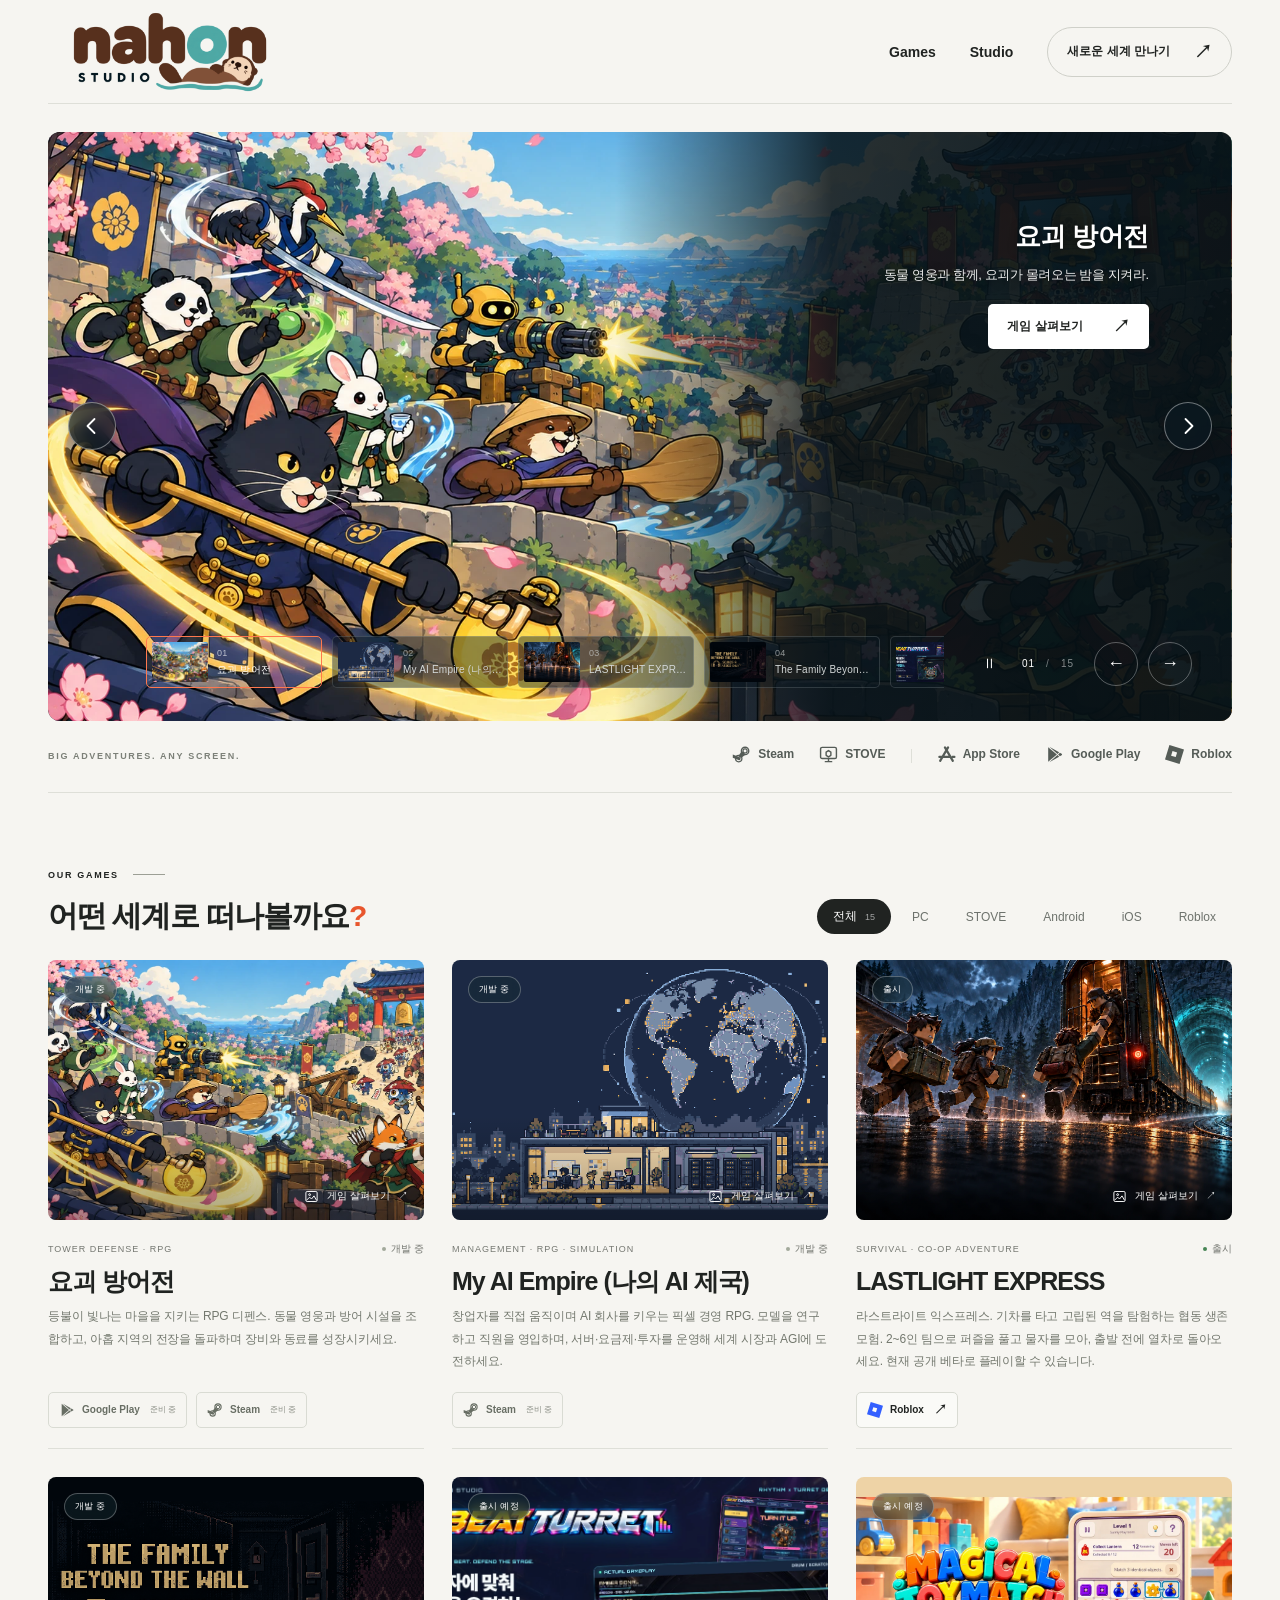
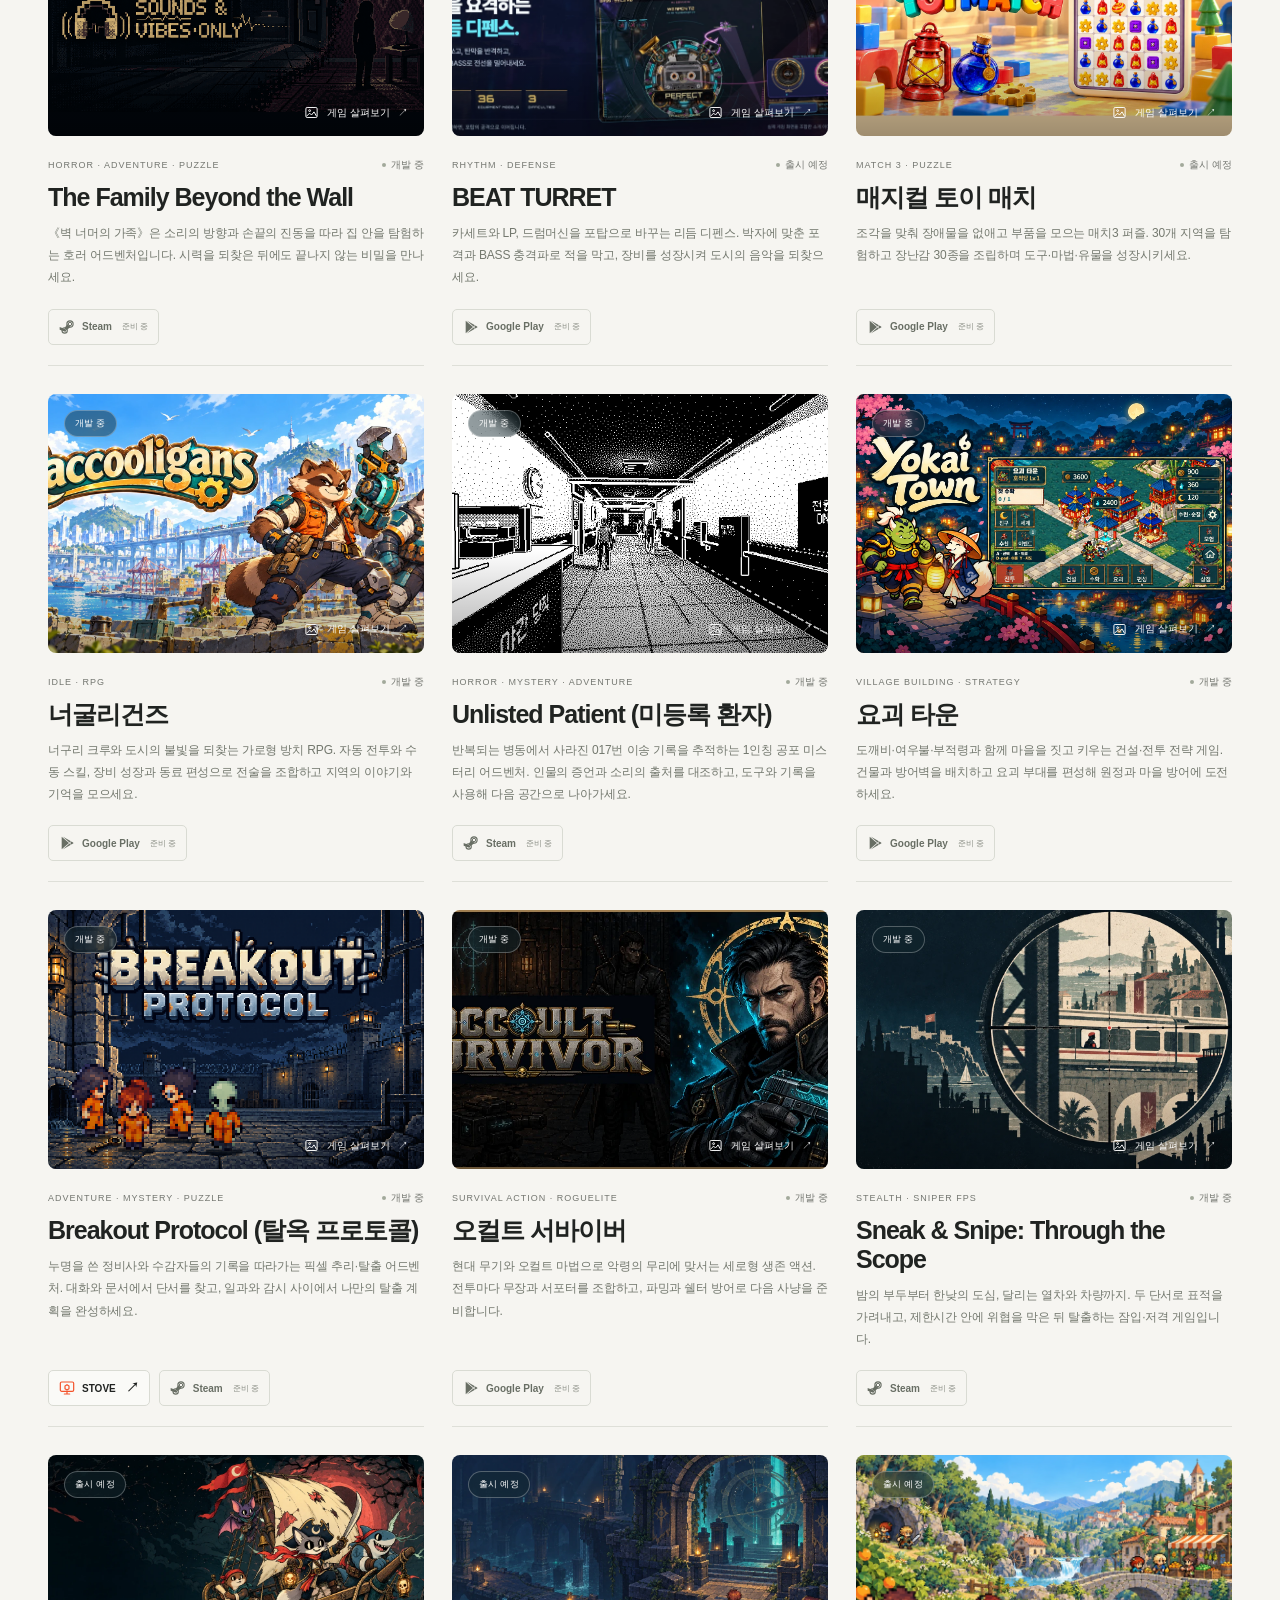
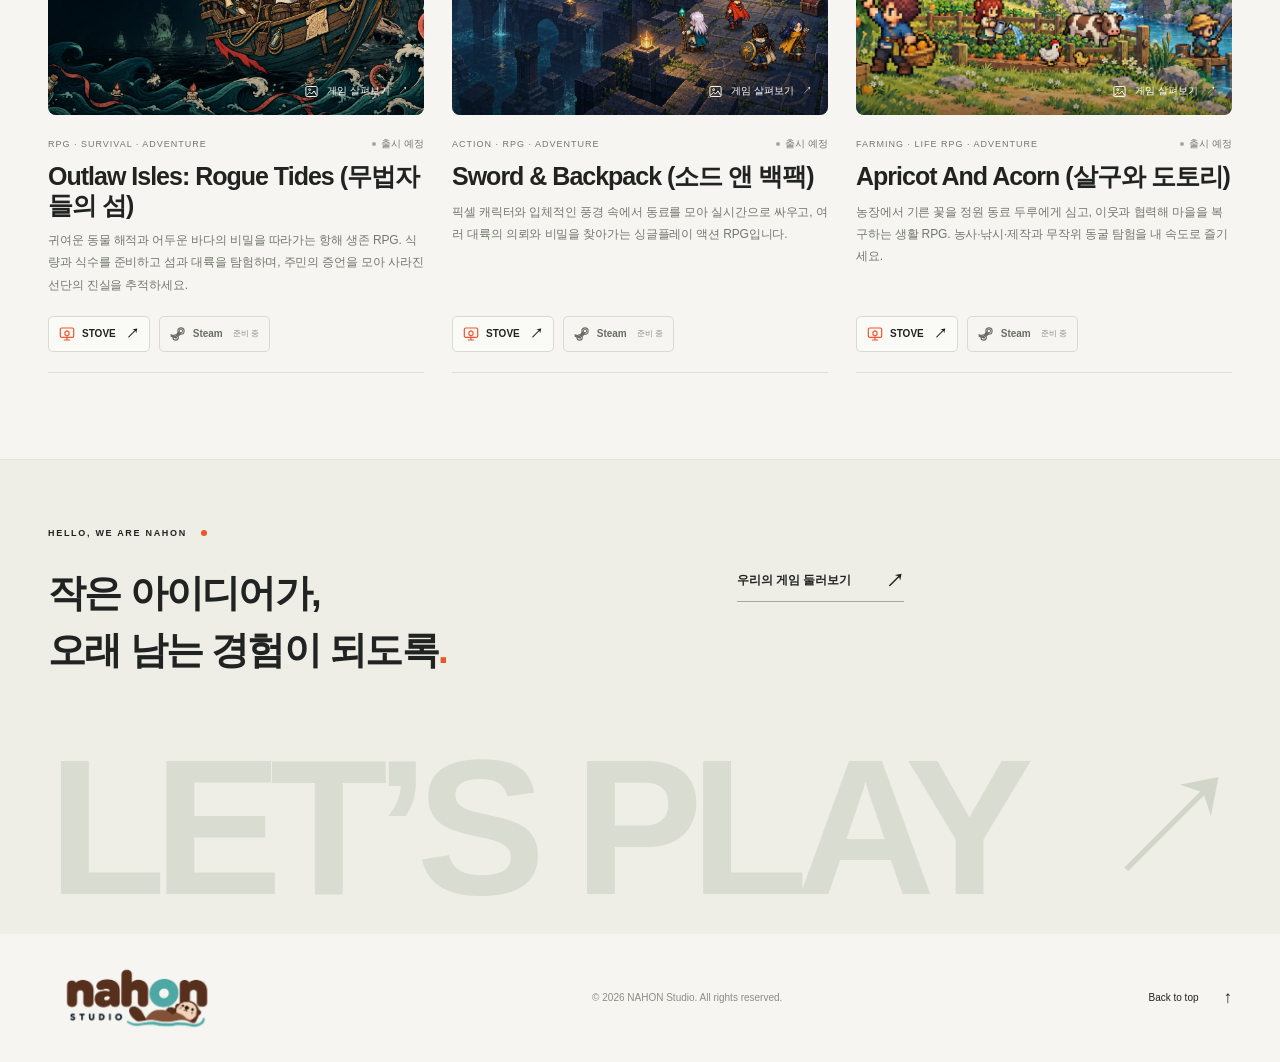
<file: index.html>
<!doctype html>
<html lang="ko">
<head>
  <meta charset="utf-8">
  <meta name="viewport" content="width=device-width, initial-scale=1">
  <meta name="theme-color" content="#f6f5f1">
  <meta name="description" content="작은 상상에서 시작되는 새로운 즐거움. NAHON Studio의 Steam과 모바일 게임을 만나보세요.">
  <meta property="og:type" content="website">
  <meta property="og:title" content="NAHON Studio — 작은 상상, 새로운 세계">
  <meta property="og:description" content="NAHON Studio의 Steam·모바일 게임과 새로운 이야기를 만나보세요.">
  <title>NAHON Studio — 작은 상상, 새로운 세계</title>
  <link rel="icon" type="image/png" sizes="32x32" href="./assets/favicon-32.png">
  <link rel="icon" href="./assets/favicon.ico" sizes="any">
  <link rel="apple-touch-icon" sizes="180x180" href="./assets/apple-touch-icon.png">
  <link rel="stylesheet" href="./styles.css?v=fe8b3f80">
  <script src="./shared.js?v=e2d62107" defer></script>
  <script src="./app.js?v=505ad322" defer></script>
</head>
<body>
  <a class="skip-link" href="#games">게임 목록으로 건너뛰기</a>
  <header class="site-header wrap">
    <a class="brand" href="#" aria-label="NAHON Studio 홈">
      <picture>
        <source srcset="./assets/nahon-a1-light-still.png" media="(prefers-reduced-motion: reduce)">
        <img class="brand-logo" src="./assets/nahon-a1-light-loop.gif" alt="NAHON STUDIO" width="800" height="450" fetchpriority="high">
      </picture>
    </a>
    <nav aria-label="메인 메뉴">
      <a class="nav-link" href="#games">Games</a>
      <a class="nav-link" href="#studio">Studio</a>
      <a class="nav-explore" href="#games">새로운 세계 만나기 <span aria-hidden="true">↗</span></a>
    </nav>
  </header>

  <main>
    <h1 class="sr-only">NAHON Studio 게임</h1>

    <section class="showcase wrap" aria-label="게임 배너" aria-roledescription="캐러셀" tabindex="0">
      <div id="slides" class="slides"><div class="loading-state">새로운 세계를 불러오는 중입니다.</div></div>
      <button id="slide-prev-side" class="carousel-arrow carousel-arrow-prev" type="button" data-slide-step="-1" aria-label="이전 게임 배너 (왼쪽)" aria-controls="slides" hidden><svg viewBox="0 0 24 24" aria-hidden="true"><path d="m14.5 5-7 7 7 7"/></svg></button>
      <button id="slide-next-side" class="carousel-arrow carousel-arrow-next" type="button" data-slide-step="1" aria-label="다음 게임 배너 (오른쪽)" aria-controls="slides" hidden><svg viewBox="0 0 24 24" aria-hidden="true"><path d="m9.5 5 7 7-7 7"/></svg></button>
      <div class="hero-controls" id="hero-controls" hidden>
        <div class="slide-tabs" id="slide-tabs" role="group" aria-label="배너 선택"></div>
        <div class="slide-actions">
          <button id="autoplay" class="round-button pause-button" type="button" aria-label="배너 자동 재생 일시정지"><span aria-hidden="true">Ⅱ</span></button>
          <span class="slide-count"><span id="slide-current">01</span><span class="count-divider">/</span><span id="slide-total">01</span></span>
          <button id="slide-prev" class="round-button" type="button" data-slide-step="-1" aria-label="이전 게임 배너">←</button>
          <button id="slide-next" class="round-button" type="button" data-slide-step="1" aria-label="다음 게임 배너">→</button>
        </div>
      </div>
      <span id="slide-announcement" class="sr-only" role="status" aria-live="polite"></span>
    </section>

    <div class="platform-strip wrap" aria-label="지원 플랫폼">
      <span>BIG ADVENTURES. ANY SCREEN.</span>
      <div><span data-platform-icon="steam"></span><span data-platform-icon="stove"></span><span class="strip-divider"></span><span data-platform-icon="app-store"></span><span data-platform-icon="google-play"></span><span data-platform-icon="roblox"></span></div>
    </div>

    <section id="games" class="games-section wrap" aria-labelledby="games-title">
      <div class="section-heading">
        <div><div class="eyebrow section-label">OUR GAMES <span class="label-line"></span></div><h2 id="games-title">어떤 세계로 떠나볼까요<span class="orange-text">?</span></h2></div>
        <div class="filters" role="group" aria-label="게임 플랫폼 필터">
          <button class="filter active" type="button" data-filter="all" aria-pressed="true">전체 <span id="game-count">0</span></button>
          <button class="filter" type="button" data-filter="pc" aria-pressed="false">PC</button>
          <button class="filter" type="button" data-filter="stove" aria-pressed="false">STOVE</button>
          <button class="filter" type="button" data-filter="android" aria-pressed="false">Android</button>
          <button class="filter" type="button" data-filter="ios" aria-pressed="false">iOS</button>
          <button class="filter" type="button" data-filter="roblox" aria-pressed="false">Roblox</button>
        </div>
      </div>
      <p id="demo-note" class="demo-note" hidden>‘예시 프로젝트’로 표시된 게임은 페이지 구성을 보여주는 샘플입니다.</p>
      <div id="game-grid" class="game-grid" aria-live="polite" aria-busy="true"></div>
      <div id="content-error" class="content-error" role="alert" hidden>게임 정보를 불러오지 못했습니다. 잠시 후 다시 시도해 주세요. <button type="button" id="retry">다시 불러오기 ↻</button></div>
      <noscript><p class="content-error">게임 소개를 보려면 브라우저의 JavaScript를 활성화해 주세요.</p></noscript>
    </section>

    <section id="studio" class="studio-section" aria-labelledby="studio-title">
      <div class="studio-inner wrap">
        <div class="studio-title-block"><div class="eyebrow section-label">HELLO, WE ARE NAHON <span class="orange-dot"></span></div><h2 id="studio-title">작은 아이디어가,<br>오래 남는 경험이 되도록<span class="orange-text">.</span></h2></div>
        <div class="studio-copy"><a href="#games" class="text-link">우리의 게임 둘러보기 <span aria-hidden="true">↗</span></a></div>
      </div>
      <div class="studio-wordmark wrap" aria-hidden="true">LET’S PLAY<span>↗</span></div>
    </section>
  </main>

  <footer class="site-footer wrap">
    <a class="footer-brand" href="#" aria-label="NAHON Studio 홈">
      <picture>
        <source srcset="./assets/nahon-a1-light-still.png" media="(prefers-reduced-motion: reduce)">
        <img class="brand-logo" src="./assets/nahon-a1-light-loop.gif" alt="NAHON STUDIO" width="800" height="450" loading="lazy" decoding="async">
      </picture>
    </a>
    <p>© <span id="year">2026</span> NAHON Studio. All rights reserved.</p>
    <a class="back-top" href="#">Back to top <span aria-hidden="true">↑</span></a>
  </footer>

</body>
</html>
</file>
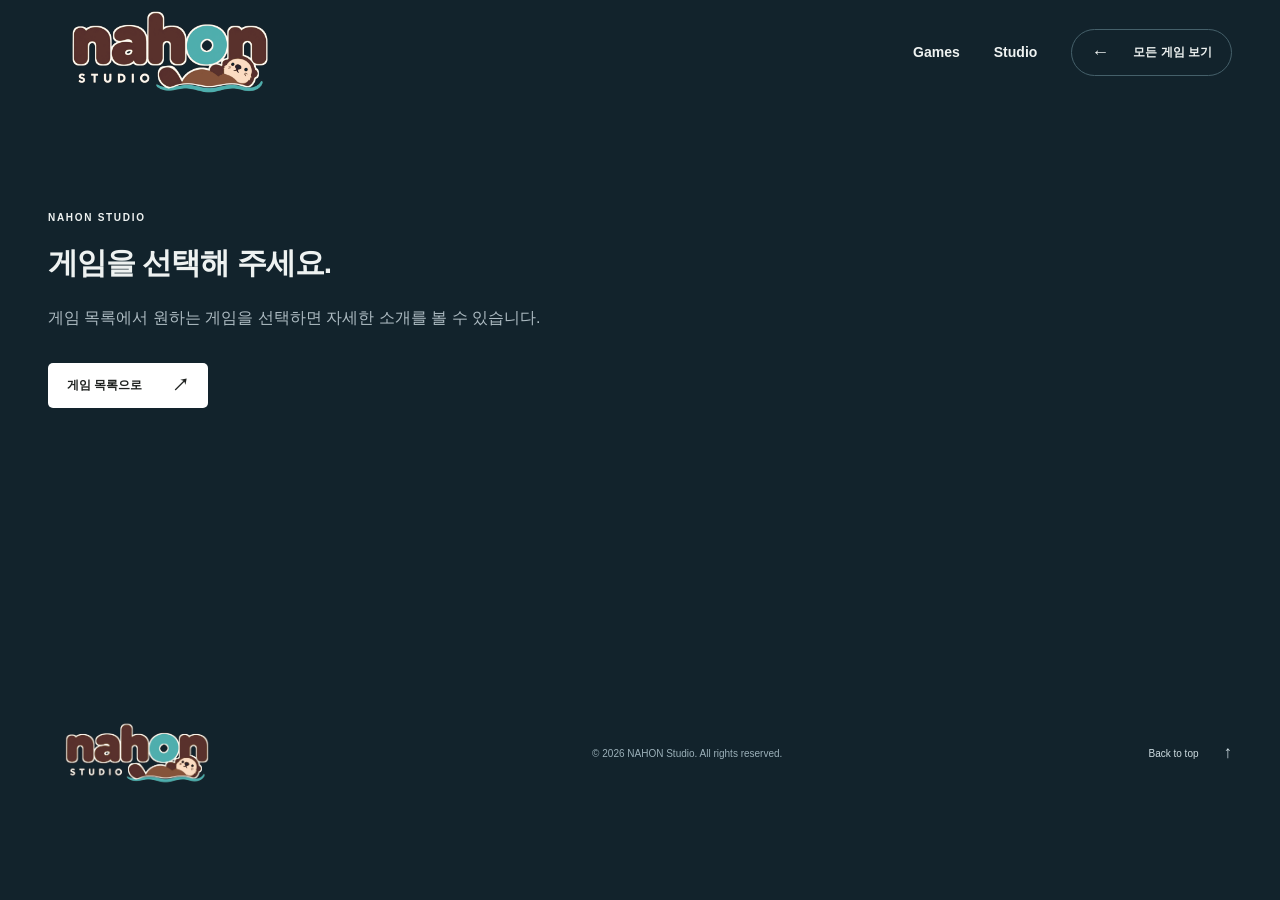
<file: game.html>
<!doctype html>
<html lang="ko">
<head>
  <meta charset="utf-8">
  <meta name="viewport" content="width=device-width, initial-scale=1">
  <meta name="theme-color" content="#12232c">
  <meta name="description" content="NAHON Studio 게임의 영상, 스크린샷과 자세한 소개를 만나보세요.">
  <meta property="og:type" content="website">
  <meta property="og:title" content="게임 소개 — NAHON Studio">
  <meta property="og:description" content="새로운 세계를 조금 더 가까이. NAHON Studio의 게임 이야기.">
  <title>게임 소개 — NAHON Studio</title>
  <link rel="icon" type="image/png" sizes="32x32" href="./assets/favicon-32.png">
  <link rel="icon" href="./assets/favicon.ico" sizes="any">
  <link rel="apple-touch-icon" sizes="180x180" href="./assets/apple-touch-icon.png">
  <link rel="stylesheet" href="./styles.css?v=fe8b3f80">
  <link rel="stylesheet" href="./game.css?v=9fd1439c">
  <script src="./shared.js?v=e2d62107" defer></script>
  <script src="./game.js?v=796a59ce" defer></script>
</head>
<body class="detail-page">
  <a class="skip-link" href="#game-content">게임 상세 소개로 건너뛰기</a>
  <header class="site-header wrap">
    <a class="brand" href="./index.html" aria-label="NAHON Studio 홈">
      <picture>
        <source srcset="./assets/nahon-a1-dark-still.png" media="(prefers-reduced-motion: reduce)">
        <img class="brand-logo" src="./assets/nahon-a1-dark-loop.gif" alt="NAHON STUDIO" width="800" height="450" fetchpriority="high">
      </picture>
    </a>
    <nav aria-label="메인 메뉴"><a class="nav-link" href="./index.html#games">Games</a><a class="nav-link" href="./index.html#studio">Studio</a><a class="nav-explore" href="./index.html#games"><span aria-hidden="true">←</span> 모든 게임 보기</a></nav>
  </header>
  <main id="game-content" class="detail-main" aria-busy="true">
    <div class="wrap detail-loading" role="status">게임 이야기를 불러오는 중입니다.</div>
  </main>
  <noscript><p class="wrap content-error">게임 상세 소개를 보려면 JavaScript를 활성화해 주세요. <a href="./index.html">홈으로 돌아가기</a></p></noscript>
  <footer class="site-footer wrap">
    <a class="footer-brand" href="./index.html" aria-label="NAHON Studio 홈">
      <picture>
        <source srcset="./assets/nahon-a1-dark-still.png" media="(prefers-reduced-motion: reduce)">
        <img class="brand-logo" src="./assets/nahon-a1-dark-loop.gif" alt="NAHON STUDIO" width="800" height="450" loading="lazy" decoding="async">
      </picture>
    </a>
    <p>© <span id="year">2026</span> NAHON Studio. All rights reserved.</p>
    <a class="back-top" href="#">Back to top <span aria-hidden="true">↑</span></a>
  </footer>
  <dialog id="lightbox" class="gallery" aria-labelledby="lightbox-title">
    <div class="gallery-top"><div><span class="eyebrow">SCREENSHOTS</span><h2 id="lightbox-title">게임 스크린샷</h2></div><button id="lightbox-close" class="round-button" type="button" aria-label="스크린샷 확대 닫기">✕</button></div>
    <div class="gallery-image-wrap"><img id="lightbox-image" alt=""></div>
    <div class="gallery-bottom"><p id="lightbox-caption"></p><div class="gallery-navigation"><button id="lightbox-prev" class="round-button" type="button" aria-label="이전 확대 이미지">←</button><span id="lightbox-count" aria-live="polite"></span><button id="lightbox-next" class="round-button" type="button" aria-label="다음 확대 이미지">→</button></div></div>
  </dialog>
</body>
</html>
</file>
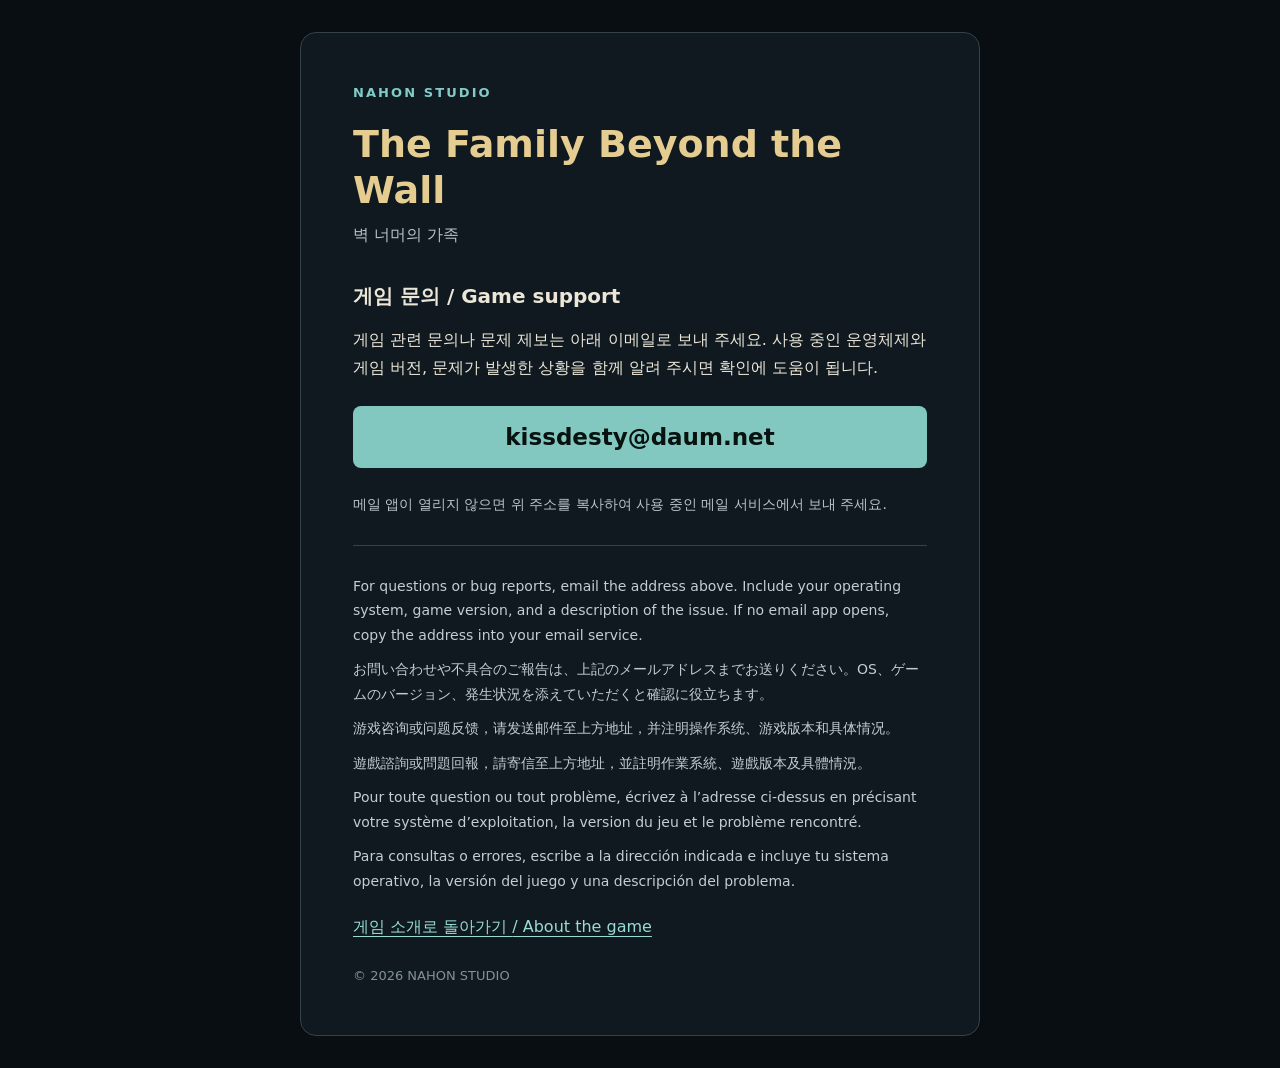
<file: games/the-family-beyond-the-wall/support.html>
<!doctype html>
<html lang="ko">
<head>
<meta charset="utf-8">
<meta name="viewport" content="width=device-width, initial-scale=1">
<meta name="theme-color" content="#080e12">
<meta name="description" content="The Family Beyond the Wall — NAHON STUDIO 공식 게임 문의 / Official game support">
<title>게임 문의 · The Family Beyond the Wall — NAHON STUDIO</title>
<style>
:root{color-scheme:dark;font-family:system-ui,-apple-system,"Segoe UI",sans-serif;background:#080e12;color:#ebe6d8}
*{box-sizing:border-box}body{margin:0;min-height:100svh;display:grid;place-items:center;padding:32px 20px}
main{width:min(100%,680px);border:1px solid #34434a;border-radius:16px;background:#0f191f;padding:clamp(24px,6vw,52px)}
.brand{color:#83cbc8;font-weight:750;letter-spacing:.16em;font-size:13px}
h1{font-size:clamp(25px,5vw,38px);line-height:1.2;margin:22px 0 8px;color:#e5cd91}
.subtitle{color:#b9c3c8;margin:0 0 34px}h2{font-size:20px;margin:0 0 12px}
p{line-height:1.75}a{color:#9adbd6;text-underline-offset:4px}
.email{display:block;text-align:center;background:#82c8c1;color:#081310;border:2px solid transparent;border-radius:8px;padding:16px 14px;font-size:clamp(17px,4vw,23px);font-weight:700;overflow-wrap:anywhere;margin:24px 0;text-decoration:none}
.email:hover{background:#a6e3dc}a:focus-visible{outline:3px solid #f3d78e;outline-offset:5px}
.note{color:#b9c3c8;font-size:14px}.languages{border-top:1px solid #34434a;margin:28px 0 24px;padding-top:18px;font-size:14px;color:#c2ced2}
.languages p{margin:10px 0}footer{margin-top:30px;font-size:13px;color:#819299}
</style>
</head>
<body>
<main>
<div class="brand">NAHON STUDIO</div>
<h1 lang="en">The Family Beyond the Wall</h1>
<p class="subtitle">벽 너머의 가족</p>
<h2>게임 문의 <span lang="en">/ Game support</span></h2>
<p>게임 관련 문의나 문제 제보는 아래 이메일로 보내 주세요. 사용 중인 운영체제와 게임 버전, 문제가 발생한 상황을 함께 알려 주시면 확인에 도움이 됩니다.</p>
<a class="email" href="mailto:kissdesty@daum.net">kissdesty@daum.net</a>
<p class="note">메일 앱이 열리지 않으면 위 주소를 복사하여 사용 중인 메일 서비스에서 보내 주세요.</p>
<div class="languages">
<p lang="en">For questions or bug reports, email the address above. Include your operating system, game version, and a description of the issue. If no email app opens, copy the address into your email service.</p>
<p lang="ja">お問い合わせや不具合のご報告は、上記のメールアドレスまでお送りください。OS、ゲームのバージョン、発生状況を添えていただくと確認に役立ちます。</p>
<p lang="zh-Hans">游戏咨询或问题反馈，请发送邮件至上方地址，并注明操作系统、游戏版本和具体情况。</p>
<p lang="zh-Hant">遊戲諮詢或問題回報，請寄信至上方地址，並註明作業系統、遊戲版本及具體情況。</p>
<p lang="fr">Pour toute question ou tout problème, écrivez à l’adresse ci-dessus en précisant votre système d’exploitation, la version du jeu et le problème rencontré.</p>
<p lang="es">Para consultas o errores, escribe a la dirección indicada e incluye tu sistema operativo, la versión del juego y una descripción del problema.</p>
</div>
<a href="../../game.html?id=the-family-beyond-the-wall">게임 소개로 돌아가기 <span lang="en">/ About the game</span></a>
<footer>© 2026 NAHON STUDIO</footer>
</main>
</body>
</html>
</file>
<file: styles.css>
@charset "UTF-8";
:root {
  --paper:#f6f5f1;
  --ink:#202321;
  --muted:#747771;
  --orange:#e8562d;
  --line:#dedfd8;
  --font:Arial,"Apple SD Gothic Neo","Noto Sans KR","Malgun Gothic",sans-serif;
}

* {
  box-sizing:border-box;
}

html {
  scroll-behavior:smooth;
  scroll-padding-top:30px;
}

body {
  margin:0;
  background:var(--paper);
  color:var(--ink);
  font-family:var(--font);
  -webkit-font-smoothing:antialiased;
}

button,a {
  -webkit-tap-highlight-color:transparent;
}

button {
  font:inherit;
}

button,a {
  touch-action:manipulation;
}

a {
  color:inherit;
  text-decoration:none;
}

button {
  cursor:pointer;
}

button:disabled {
  cursor:default;
}

img {
  display:block;
  max-width:100%;
}

button:focus-visible,a:focus-visible,[tabindex]:focus-visible {
  outline:3px solid var(--orange);
  outline-offset:5px;
}

button:disabled {
  opacity:.4;
}

[hidden] {
  display:none!important;
}

.wrap {
  width:calc(100% - 96px);
  max-width:1440px;
  margin-inline:auto;
}

.sr-only {
  position:absolute;
  width:1px;
  height:1px;
  overflow:hidden;
  clip:rect(0,0,0,0);
  white-space:nowrap;
}

.skip-link {
  position:fixed;
  z-index:100;
  top:12px;
  left:12px;
  padding:12px;
  background:var(--ink);
  color:white;
  transform:translateY(-160%);
}

.skip-link:focus {
  transform:translateY(0);
}

.site-header {
  height:104px;
  display:flex;
  align-items:center;
  justify-content:space-between;
  border-bottom:1px solid var(--line);
}

.brand {
  display:inline-flex;
  align-items:center;
  flex-shrink:0;
}

.brand,
.footer-brand {
  border-radius:4px;
  overflow:hidden;
}

.brand .brand-logo,
.footer-brand .brand-logo {
  mix-blend-mode:multiply;
}

.brand-logo {
  --brand-width:244px;
  width:var(--brand-width);
  height:calc(var(--brand-width) / 2.6);
  /* Trim the source canvas padding while keeping the entire moving logo visible. */
  object-fit:cover;
  object-position:center;
}

.site-header nav {
  display:flex;
  align-items:center;
  gap:34px;
  font-size:14px;
  font-weight:600;
}

.nav-link {
  padding:12px 0;
}

.nav-link:hover {
  color:var(--orange);
}

.nav-explore {
  border:1px solid #cfd0c9;
  border-radius:30px;
  padding:12px 19px;
  display:flex;
  align-items:center;
  gap:24px;
  font-size:12px;
}

.nav-explore:hover {
  border-color:var(--ink);
  background:white;
}

.nav-explore span {
  font-size:18px;
}

.eyebrow {
  display:flex;
  align-items:center;
  gap:8px;
  font-size:10px;
  letter-spacing:1.7px;
  font-weight:700;
}

.orange-dot {
  display:inline-block;
  width:6px;
  height:6px;
  background:var(--orange);
  border-radius:50%;
  flex:none;
}

.slide-subtitle {
  display:inline-block;
  max-width:100%;
  font-size:max(12px,.62em);
  font-weight:500;
  line-height:1.45;
  letter-spacing:-.02em;
  color:#d9e2e4;
}

.showcase {
  position:relative;
  margin-top:28px;
  border-radius:12px;
  overflow:hidden;
  background:#182e31;
  color:#fff;
  isolation:isolate;
}

#slide-announcement {
  top:0;
  left:0;
}

.slides {
  position:relative;
  min-height:560px;
  height:min(46vw,650px);
  touch-action:pan-y;
}

.slide {
  position:absolute;
  inset:0;
  opacity:0;
  visibility:hidden;
  transition:opacity .75s,visibility .75s;
  overflow:hidden;
}

.slide.active {
  opacity:1;
  visibility:visible;
  z-index:1;
}

.slide-art {
  position:absolute;
  inset:0;
  width:100%;
  height:100%;
  object-fit:cover;
  object-position:center;
  transition:transform 7s ease;
  transform:scale(1.025);
}

.slide.active .slide-art {
  transform:scale(1);
}

.slide:after {
  content:"";
  position:absolute;
  inset:0 auto 0 0;
  width:52%;
  background:linear-gradient(90deg,#061116f5 0%,#061116db 65%,#06111673 82%,transparent 100%);
  pointer-events:none;
}
.slide--top-right:after, .slide--center-right:after, .slide--bottom-right:after { left:auto; right:0; transform:scaleX(-1); }

.age-rating-logo { display: block; width: 56px; height: auto; flex: none; }
.slide-rating { position: absolute; top: 20px; right: 20px; z-index: 3; pointer-events: none; }
@media (max-width: 800px) {
  .slide-rating { top: 12px; right: 12px; }
  .slide-rating .age-rating-logo { width: 44px; }
}

.slide-copy {
  position:absolute;
  z-index:1;
  top:88px;
  bottom:120px;
  left:clamp(76px,6.5vw,104px);
  width:34%;
  max-width:400px;
  display:flex;
  flex-direction:column;
  align-items:flex-start;
  justify-content:flex-end;
  text-shadow:0 2px 10px #0009;
}
.slide--top-left .slide-copy, .slide--top-right .slide-copy { justify-content:flex-start; }
.slide--center-left .slide-copy, .slide--center-right .slide-copy { justify-content:center; }
.slide--top-right .slide-copy, .slide--center-right .slide-copy, .slide--bottom-right .slide-copy { left:auto; right:clamp(76px,6.5vw,104px); align-items:flex-end; text-align:right; }
.slide-copy .hero-link { flex-shrink:0; text-shadow:none; }

.slide-title {
  margin:0;
  font-size:clamp(22px,2vw,28px);
  font-weight:800;
  letter-spacing:-.5px;
  line-height:1.3;
  word-break:keep-all;
  overflow-wrap:anywhere;
}

.slide-tagline {
  font-size:13px;
  font-weight:400;
  margin:12px 0 18px;
  letter-spacing:-.4px;
  line-height:1.6;
  color:#eee;
  word-break:keep-all;
  overflow-wrap:anywhere;
}

.hero-link {
  display:inline-flex;
  align-items:center;
  gap:30px;
  font-size:12px;
  font-weight:600;
  border-radius:5px;
  padding:14px 19px;
  background:#fff;
  color:var(--ink);
  transition:background .2s;
}

.hero-link:hover {
  background:#ffd5c8;
}

.hero-link span {
  font-size:17px;
  line-height:1;
}

.hero-demo {
  display:inline-block;
  margin-left:15px;
  font-size:10px;
  color:#e0e2df;
}

.carousel-arrow {
  position:absolute;
  z-index:3;
  top:calc(50% - 24px);
  width:48px;
  height:48px;
  padding:11px;
  border:1px solid #ffffff65;
  border-radius:50%;
  background:#0b1a23a6;
  color:#fff;
  display:grid;
  place-items:center;
  backdrop-filter:blur(8px);
  box-shadow:0 3px 14px #0002;
  transition:background .2s,border-color .2s;
}

.carousel-arrow:hover {
  background:#e8562de8;
  border-color:#ffac8f;
}

.carousel-arrow svg {
  width:24px;
  height:24px;
  fill:none;
  stroke:currentColor;
  stroke-width:1.8;
  stroke-linecap:round;
  stroke-linejoin:round;
}

.carousel-arrow-prev { left:20px; }
.carousel-arrow-next { right:20px; }

.hero-controls {
  position:absolute;
  z-index:2;
  left:96px;
  right:40px;
  bottom:25px;
  display:flex;
  align-items:center;
  justify-content:space-between;
  gap:24px;
}

.slide-tabs {
  position:relative;
  display:flex;
  flex:1;
  min-width:0;
  gap:10px;
  overflow-x:auto;
  overscroll-behavior-x:contain;
  scrollbar-width:thin;
  scrollbar-color:#ffffff55 transparent;
  padding:4px 2px 8px;
}

.slide-tab {
  color:#d3d7d7;
  background:none;
  border:0;
  border:1px solid #ffffff25;
  border-radius:5px;
  text-align:left;
  display:flex;
  align-items:center;
  gap:9px;
  padding:5px;
  flex:0 0 176px;
  min-width:0;
  font-size:10px;
  letter-spacing:.2px;
  line-height:1.4;
  background:#0a182170;
  outline-offset:-4px;
  transition:background .2s,border-color .2s;
}

.slide-tab.active {
  color:white;
  border-color:#ff784d;
  background:#ffffff16;
}

.slide-tab:hover {
  background:#ffffff20;
}

.slide-tab-preview {
  width:56px;
  height:40px;
  border-radius:2px;
  flex:none;
  object-fit:cover;
}

.slide-tab-copy {
  display:flex;
  flex-direction:column;
  min-width:0;
  gap:3px;
}

.slide-tab-number {
  font-size:9px;
  opacity:.65;
}

.slide-tab-title {
  overflow:hidden;
  text-overflow:ellipsis;
  white-space:nowrap;
}

.slide-actions {
  display:flex;
  align-items:center;
  gap:10px;
  flex:none;
}

.slide-actions .round-button {
  width:44px;
  height:44px;
}

.round-button {
  background:transparent;
  border:1px solid #ffffff50;
  border-radius:50%;
  width:36px;
  height:36px;
  color:inherit;
  display:inline-flex;
  align-items:center;
  justify-content:center;
  flex-shrink:0;
  font-size:18px;
  transition:background .2s;
}

.round-button:hover {
  background:#ffffff24;
}

.pause-button {
  border-color:transparent;
  font-size:13px;
}

.slide-count {
  font-size:10px;
  letter-spacing:1px;
  white-space:nowrap;
  margin:0 10px 0 0;
}

.count-divider {
  padding:0 11px;
  opacity:.45;
}

#slide-total {
  opacity:.5;
}

.loading-state {
  padding:100px 40px;
  color:#d4e0df;
  font-size:14px;
}

.platform-strip {
  display:flex;
  align-items:center;
  justify-content:space-between;
  padding:24px 0;
  border-bottom:1px solid var(--line);
}

.platform-strip>span {
  font-size:9px;
  letter-spacing:1.7px;
  color:#7c8078;
  font-weight:600;
}

.platform-strip>div {
  display:flex;
  align-items:center;
  gap:25px;
}

.platform-icon {
  width:19px;
  height:19px;
  flex:none;
}

.platform-name {
  display:inline-flex;
  align-items:center;
  gap:7px;
  white-space:nowrap;
}

.platform-strip .platform-name {
  font-size:12px;
  font-weight:600;
  color:#555c57;
}

.strip-divider {
  width:1px;
  height:14px;
  background:var(--line);
}

.games-section {
  padding:77px 0 86px;
}

.section-heading {
  display:flex;
  justify-content:space-between;
  align-items:flex-end;
  gap:20px;
  margin-bottom:24px;
}

.section-label {
  font-size:9px;
  letter-spacing:1.7px;
  margin-bottom:16px;
}

.label-line {
  width:32px;
  height:1px;
  background:#9c9f95;
  margin-left:6px;
}

.section-heading h2 {
  font-size:30px;
  letter-spacing:-1.3px;
  margin:0;
  line-height:1.35;
  font-weight:700;
}

.orange-text {
  color:var(--orange);
}

.filters {
  display:flex;
  flex-wrap:wrap;
  gap:5px;
  padding-bottom:2px;
}

.filter {
  border:0;
  background:none;
  padding:9px 16px;
  border-radius:30px;
  font-size:12px;
  color:#6d726c;
}

.filter.active {
  background:var(--ink);
  color:white;
}

.filter:hover:not(.active) {
  background:#e7e7e0;
}

.filter span {
  margin-left:5px;
  font-size:9px;
  opacity:.6;
}

.demo-note {
  font-size:11px;
  color:var(--muted);
  margin:0 0 21px;
  line-height:1.7;
}

.game-grid {
  display:grid;
  grid-template-columns:repeat(3,minmax(0,1fr));
  gap:28px;
}

.game-card {
  display:flex;
  flex-direction:column;
  min-width:0;
  scroll-margin-top:24px;
}

.game-cover {
  flex:none;
  display:block;
  position:relative;
  padding:0;
  width:100%;
  border:0;
  background:#dfe2d9;
  border-radius:8px;
  overflow:hidden;
  aspect-ratio:1.45;
  color:white;
  text-align:left;
}

.game-cover>img {
  width:100%;
  height:100%;
  object-fit:cover;
  transition:transform .65s;
}

.game-cover:hover>img {
  transform:scale(1.055);
}

.game-cover:after {
  content:"";
  position:absolute;
  inset:0;
  background:linear-gradient(0deg,#0005,transparent 40%);
}

.cover-badge {
  position:absolute;
  top:16px;
  left:16px;
  border:1px solid #ffffff45;
  border-radius:30px;
  padding:6px 10px;
  background:#152a3075;
  backdrop-filter:blur(8px);
  font-size:9px;
  z-index:1;
  letter-spacing:.25px;
}

.gallery-hint {
  position:absolute;
  bottom:16px;
  right:16px;
  display:flex;
  align-items:center;
  gap:8px;
  font-size:10px;
  z-index:1;
}

.gallery-hint svg {
  width:15px;
  height:15px;
}

.game-meta {
  margin-top:22px;
  display:flex;
  align-items:center;
  justify-content:space-between;
  gap:8px;
  font-size:9px;
  letter-spacing:1px;
  color:var(--muted);
}

.game-status {
  font-size:10px;
  letter-spacing:0;
  display:flex;
  align-items:center;
  gap:5px;
}

.game-status:before {
  content:"";
  width:4px;
  height:4px;
  border-radius:50%;
  background:#a2a99b;
}

.game-status.released:before {
  background:#468554;
}

.game-title {
  overflow-wrap:anywhere;
  font-size:25px;
  letter-spacing:-1px;
  font-weight:800;
  margin:11px 0 10px;
  line-height:1.15;
}

.game-description {
  font-size:12px;
  letter-spacing:-.15px;
  line-height:1.85;
  color:#73786e;
  margin:0;
  min-height:45px;
}

.game-platforms {
  display:flex;
  flex-wrap:wrap;
  align-items:center;
  gap:9px;
  margin-top:auto;
  padding:20px 0;
  border-bottom:1px solid var(--line);
}

.store-link {
  border:1px solid #d9dbd3;
  border-radius:5px;
  padding:8px 10px;
  display:inline-flex;
  align-items:center;
  gap:10px;
  font-size:10px;
  font-weight:600;
  background:#fafaf7;
  min-height:36px;
}

.store-link .platform-icon {
  width:16px;
  height:16px;
}

.game-platforms a[data-platform="stove"] .platform-icon {
  color:#f4542c;
}

.game-platforms a[data-platform="roblox"] .platform-icon {
  color:#335fff;
}

.game-platforms a[data-platform="steam"] .platform-icon {
  color:#1b6aa5;
}

.game-platforms a[data-platform="app-store"] .platform-icon {
  color:#1685e8;
}

.game-platforms a[data-platform="google-play"] .platform-icon {
  color:#1d9e62;
}

.store-link:hover {
  border-color:var(--ink);
  background:white;
}

.store-link.unavailable {
  color:#686e64;
  background:transparent;
}

.store-link small {
  font-size:8px;
  font-weight:400;
  color:#8a8e85;
}

.store-arrow {
  font-size:13px;
}

.empty-state,.content-error {
  grid-column:1/-1;
  padding:35px;
  border:1px solid var(--line);
  font-size:14px;
  line-height:1.8;
}

.content-error button {
  border:0;
  background:var(--ink);
  color:white;
  padding:7px 12px;
  margin:8px;
  border-radius:4px;
}

.partial-error {
  margin-top:28px;
  font-size:12px;
}

.studio-section {
  background:#eeeee7;
  overflow:hidden;
  border-top:1px solid #e3e4db;
}

.studio-inner {
  display:grid;
  grid-template-columns:1.2fr 1fr;
  gap:50px;
  padding-top:68px;
}

.studio-title-block .section-label {
  margin-bottom:26px;
}

.studio-title-block .orange-dot {
  margin-left:6px;
}

.studio-title-block h2 {
  font-size:clamp(27px,3vw,43px);
  font-weight:600;
  line-height:1.5;
  letter-spacing:-1.7px;
  margin:0;
}

.studio-copy {
  padding:33px 0 0 20px;
}

.studio-copy p {
  font-size:13px;
  line-height:1.9;
  color:#747a70;
  margin:0 0 19px;
  letter-spacing:-.2px;
}

.studio-copy p:first-child {
  font-size:15px;
  color:#333a32;
}

.text-link {
  display:inline-flex;
  align-items:center;
  gap:35px;
  font-size:12px;
  font-weight:600;
  padding:8px 0;
  border-bottom:1px solid #a5aa9c;
}

.text-link:hover {
  color:var(--orange);
}

.text-link span {
  font-size:18px;
}

.studio-wordmark {
  font-size:clamp(70px,15.1vw,228px);
  font-weight:900;
  letter-spacing:-.065em;
  line-height:1.1;
  color:#d9dcd0;
  padding-top:42px;
  padding-bottom:0;
  white-space:nowrap;
  display:flex;
  justify-content:space-between;
  align-items:center;
}

.studio-wordmark span {
  font-size:.75em;
  line-height:1;
  color:#d2d6c8;
  font-weight:400;
}

.site-footer {
  display:flex;
  justify-content:space-between;
  align-items:center;
  gap:20px;
  padding-top:30px;
  padding-bottom:30px;
}

.footer-brand {
  display:inline-flex;
  align-items:center;
  flex-shrink:0;
}

.footer-brand .brand-logo {
  --brand-width:178px;
}

.site-footer p {
  color:#8a8e84;
  font-size:10px;
  margin:0;
}

.back-top {
  font-size:10px;
  display:flex;
  align-items:center;
  gap:25px;
}

.back-top span {
  font-size:17px;
}

.gallery {
  width:min(1100px,calc(100% - 40px));
  max-height:94dvh;
  padding:23px;
  background:#151b1a;
  color:white;
  border:1px solid #ffffff25;
  border-radius:12px;
  overflow:auto;
}

.gallery::backdrop {
  background:#07100ee8;
  backdrop-filter:blur(8px);
}

.gallery-top {
  display:flex;
  align-items:center;
  justify-content:space-between;
  margin-bottom:20px;
  gap:20px;
}

.gallery-top .eyebrow {
  color:#a1aca4;
  font-size:9px;
}

.gallery-top h2 {
  font-size:22px;
  margin:7px 0 0;
  letter-spacing:-.5px;
}

.gallery-image-wrap {
  background:#0c1110;
  display:flex;
  align-items:center;
  justify-content:center;
  min-height:150px;
}

.gallery-image-wrap img {
  width:100%;
  max-height:66dvh;
  object-fit:contain;
}

.gallery-bottom {
  display:flex;
  align-items:center;
  justify-content:space-between;
  gap:15px;
  margin-top:15px;
}

.gallery-bottom p {
  font-size:12px;
  color:#bac2be;
  line-height:1.6;
  margin:0;
}

.gallery-navigation {
  display:flex;
  align-items:center;
  gap:18px;
  flex-shrink:0;
}

.gallery-navigation>span {
  font-size:11px;
  color:#c3cfc7;
}

.gallery .round-button {
  width:34px;
  height:34px;
}

.body-dialog-open {
  overflow:hidden;
}

@media(min-width:1600px) {
  .slides {
    height:650px;
  }
}

@media(max-width:1100px) {
  .wrap {
    width:calc(100% - 64px);
  }
  .slides {
    min-height:510px;
  }
  .hero-controls {
    left:84px;
    right:28px;
    gap:20px;
  }
  .slide-tabs {
    gap:8px;
  }
  .slide-tab-title {
    font-size:9px;
  }
  .slide-actions {
    gap:7px;
  }
  .game-grid {
    gap:22px;
  }
  .game-title {
    overflow-wrap:anywhere;
    font-size:21px;
  }
  .game-platforms {
    gap:7px;
  }
  .store-link {
    padding:8px;
  }
  .game-meta {
    font-size:8px;
    letter-spacing:.4px;
  }
  .section-heading h2 {
    font-size:27px;
  }
  .hero-demo {
    display:block;
    margin:14px 0 0;
  }
  .studio-inner {
    gap:20px;
  }
}

@media(max-width:800px) {
  .site-header {
    height:86px;
  }
  .brand-logo {
    --brand-width:220px;
  }
  .site-header nav {
    gap:24px;
  }
  .nav-explore {
    display:none;
  }
  .showcase {
    margin-top:16px;
    background:#081922;
  }
  .slides {
    min-height:0;
    height:clamp(300px,64vw,440px);
  }
  .slide-art { transform:none; }
  .slide-copy {
    top:68px;
    bottom:62px;
    left:24px;
    width:58%;
    max-width:360px;
  }
  .slide--top-right .slide-copy, .slide--center-right .slide-copy, .slide--bottom-right .slide-copy { right:24px; }
  .slide-title { font-size:clamp(17px,2.8vw,22px); }
  .slide:after { width:72%; }
  .carousel-arrow { top:auto; bottom:76px; }
  .hero-controls {
    position:relative;
    inset:auto;
    gap:10px;
    flex-direction:row;
    align-items:center;
    padding:10px 18px 12px;
  }
  .slide-tabs {
    flex:1;
    gap:6px;
    padding:3px 2px;
  }
  .slide-actions {
    gap:8px;
  }
  .slide-actions [data-slide-step] {
    display:none;
  }
  .slide-tab {
    position:relative;
    flex:0 0 76px;
    height:46px;
    padding:2px;
    gap:0;
    background:#0a1821;
  }
  .slide-tab-preview {
    width:100%;
    height:100%;
  }
  .slide-tab-copy {
    position:absolute;
    bottom:4px;
    left:4px;
    background:#061116cc;
    padding:2px 5px;
    border-radius:2px;
  }
  .slide-tab-title {
    display:none;
  }
  .slide-tab-number {
    font-size:9px;
    opacity:1;
  }
  .slide-count {
    font-size:9px;
  }
  .slide-tagline {
    font-size:12px;
    margin:8px 0 12px;
  }
  .hero-demo {
    display:inline-block;
    margin-left:12px;
  }
  .platform-strip>span {
    font-size:8px;
    letter-spacing:1px;
  }
  .platform-strip>div {
    gap:16px;
  }
  .platform-strip .platform-name {
    font-size:10px;
    gap:5px;
  }
  .platform-icon {
    width:17px;
    height:17px;
  }
  .section-heading {
    align-items:flex-start;
    flex-direction:column;
    gap:20px;
  }
  .games-section {
    padding:55px 0 60px;
  }
  .game-grid {
    grid-template-columns:repeat(2,minmax(0,1fr));
    gap:36px 22px;
  }
  .game-description {
    min-height:45px;
  }
  .game-title {
    overflow-wrap:anywhere;
    font-size:23px;
  }
  .game-cover {
    aspect-ratio:1.4;
  }
  .studio-inner {
    padding-top:48px;
    grid-template-columns:1fr 1fr;
    gap:30px;
  }
  .studio-title-block h2 {
    font-size:28px;
    letter-spacing:-1.3px;
  }
  .studio-copy {
    padding:33px 0 0;
  }
  .studio-copy p {
    font-size:11px;
  }
  .studio-copy p:first-child {
    font-size:13px;
  }
  .site-footer {
    flex-wrap:wrap;
  }
  .site-footer p {
    order:3;
    width:100%;
  }
  .studio-wordmark {
    padding-top:30px;
  }
}

@media(max-width:540px) {
  .wrap {
    width:calc(100% - 40px);
  }
  .site-header {
    height:78px;
  }
  .brand-logo {
    --brand-width:min(192px,50vw);
  }
  .site-header nav {
    gap:22px;
    font-size:12px;
  }
  .eyebrow {
    font-size:8px;
    letter-spacing:1.4px;
  }
  .showcase {
    margin-top:12px;
    border-radius:8px;
  }
  .slide-copy { left:18px; }
  .slide--top-right .slide-copy, .slide--center-right .slide-copy, .slide--bottom-right .slide-copy { right:18px; }
  .slide-tagline {
    font-size:11px;
    word-break:keep-all;
    overflow-wrap:anywhere;
  }
  .hero-link {
    font-size:11px;
    padding:12px 15px;
    gap:20px;
    min-height:44px;
  }
  .hero-demo {
    font-size:8px;
    margin-left:10px;
  }
  .carousel-arrow {
    top:auto;
    bottom:76px;
    width:44px;
    height:44px;
    padding:9px;
  }
  .carousel-arrow-prev { left:12px; }
  .carousel-arrow-next { right:12px; }
  .hero-controls {
    padding-inline:16px;
  }
  .platform-strip {
    padding:19px 0;
    gap:12px;
    flex-direction:column;
    align-items:flex-start;
  }
  .platform-strip>span {
    font-size:7px;
    line-height:1.6;
    max-width:none;
    letter-spacing:.7px;
  }
  .platform-strip>div {
    gap:12px;
    flex-wrap:wrap;
  }
  .platform-strip .platform-name {
    font-size:9px;
    gap:4px;
  }
  .platform-strip .platform-icon {
    width:15px;
    height:15px;
  }
  .strip-divider {
    display:none;
  }
  .section-heading h2 {
    font-size:27px;
    letter-spacing:-1.4px;
  }
  .section-label {
    font-size:8px;
    margin-bottom:12px;
  }
  .section-heading {
    gap:18px;
    margin-bottom:20px;
  }
  .filters {
    gap:7px;
  }
  .filter {
    font-size:11px;
    padding:9px 15px;
  }
  .demo-note {
    font-size:10px;
    max-width:280px;
    line-height:1.7;
  }
  .game-grid {
    grid-template-columns:1fr;
    gap:40px;
  }
  .game-cover {
    aspect-ratio:1.5;
  }
  .game-meta {
    font-size:9px;
    margin-top:18px;
  }
  .game-title {
    overflow-wrap:anywhere;
    font-size:26px;
  }
  .game-description {
    font-size:12px;
    min-height:0;
  }
  .game-platforms {
    margin-top:18px;
    padding-top:16px;
    gap:9px;
  }
  .store-link {
    padding:9px 12px;
  }
  .studio-inner {
    grid-template-columns:1fr;
    gap:22px;
    padding-top:40px;
  }
  .studio-title-block h2 {
    font-size:30px;
  }
  .studio-title-block .section-label {
    margin-bottom:20px;
  }
  .studio-copy {
    padding:0;
  }
  .studio-copy p {
    font-size:12px;
  }
  .studio-copy p:first-child {
    font-size:14px;
    margin-bottom:16px;
  }
  .studio-wordmark {
    font-size:16vw;
    letter-spacing:-.07em;
    padding-top:32px;
    padding-bottom:5px;
  }
  .site-footer {
    padding-top:25px;
    padding-bottom:25px;
  }
  .site-footer p {
    font-size:9px;
  }
  .gallery {
    width:calc(100% - 20px);
    padding:16px;
    border-radius:8px;
  }
  .gallery-top h2 {
    font-size:20px;
  }
  .gallery-bottom {
    align-items:flex-start;
  }
  .gallery-bottom p {
    font-size:10px;
  }
  .gallery-navigation {
    gap:9px;
  }
  .gallery .round-button {
    width:30px;
    height:30px;
  }
  .gallery-navigation>span {
    font-size:9px;
  }
}

@media(prefers-reduced-motion:reduce) {
  html {
    scroll-behavior:auto;
  }
  *,*:before,*:after {
    animation:none!important;
    transition:none!important;
  }
  .slide-art {
    transform:none!important;
  }
}
</file>
<file: game.css>
.detail-page { background: #12232c; color: #eef2f1; color-scheme: dark; }
.detail-main { background: #12232c; color: #eef2f1; min-height: 65vh; padding: 28px 0 72px; }
.detail-page .site-header, .detail-page .site-footer { background: #12232c; }
.detail-page .site-header { border-bottom: 0; }
.detail-page .brand .brand-logo, .detail-page .footer-brand .brand-logo { mix-blend-mode: lighten; }
.detail-page .nav-explore { border-color: #45606a; }
.detail-page .nav-explore:hover { border-color: #bed0d7; background: #24414f; color: #fff; }
.detail-page .site-footer p { color: #9bb0b9; }
.detail-page .back-top { color: #cedce1; }
.detail-page .back-top:hover { color: #fff; }
.detail-loading, .detail-error { padding-block: 80px; min-height: 400px; }
.detail-error h1 { font-size: 30px; letter-spacing: -1px; }
.detail-error p { color: #adbbc2; line-height: 1.8; margin-bottom: 30px; }
.breadcrumbs { display: flex; align-items: center; flex-wrap: wrap; gap: 12px; font-size: 11px; color: #a5b5bb; margin: 0 0 32px; }
.breadcrumbs a:hover { color: #fff; }
.breadcrumbs span:last-child { color: #d7e0e2; }
.detail-heading { display: flex; align-items: end; justify-content: space-between; gap: 20px; margin-bottom: 25px; }
.detail-heading .eyebrow { color: #b7c7cb; margin-bottom: 13px; font-size: 9px; }
.detail-heading h1 { font-size: clamp(32px, 3.5vw, 54px); letter-spacing: -1.9px; line-height: 1.1; margin: 0; overflow-wrap: anywhere; }
.detail-heading .sample-label { padding: 7px 11px; border: 1px solid #45606a; border-radius: 4px; color: #c0ced3; font-size: 10px; white-space: nowrap; }
.product-layout { display: grid; grid-template-columns: minmax(0, 2.16fr) minmax(280px, 1fr); gap: 28px; align-items: start; }
.media-browser { min-width: 0; }
.media-stage { position: relative; width: 100%; aspect-ratio: 16 / 9; min-height: 200px; background: #070f14; overflow: hidden; border-radius: 5px; }
.media-stage > button, .media-stage > iframe { width: 100%; height: 100%; position: absolute; inset: 0; padding: 0; border: 0; }
.media-image-button { background: #070f14; color: #fff; }
.media-image-button img { width: 100%; height: 100%; object-fit: contain; }
.media-enlarge { position: absolute; bottom: 15px; right: 16px; border: 1px solid #ffffff40; background: #10202cbf; padding: 8px 11px; border-radius: 4px; font-size: 11px; opacity: .85; }
.media-image-button:hover .media-enlarge { background: #e8562d; opacity: 1; }
.video-poster { color: #fff; background: #070f14; }
.video-poster > img { width: 100%; height: 100%; object-fit: cover; opacity: .57; }
.video-play { position: absolute; inset: 0; display: flex; align-items: center; justify-content: center; flex-direction: column; gap: 15px; text-shadow: 0 1px 10px #000; }
.video-play-symbol { display: grid; place-items: center; padding-left: 4px; width: 68px; height: 68px; background: var(--orange); border-radius: 50%; font-size: 23px; transition: transform .2s; }
.video-poster:hover .video-play-symbol { transform: scale(1.08); }
.video-play strong { font-size: 16px; }
.video-play small { font-size: 10px; color: #d0dfe1; }
.media-toolbar { min-height: 53px; display: flex; align-items: center; justify-content: space-between; gap: 16px; padding: 10px 0; }
.media-caption { margin: 0; font-size: 11px; color: #a7bbc4; line-height: 1.6; }
.media-controls { display: flex; align-items: center; gap: 12px; flex-shrink: 0; }
.media-controls .round-button { width: 30px; height: 30px; border-color: #49606a; font-size: 16px; }
.media-controls span { font-size: 10px; color: #a9bfc7; letter-spacing: 1px; }
.media-thumbnails { display: flex; overflow-x: auto; gap: 10px; padding: 3px 3px 10px; scrollbar-width: thin; scrollbar-color: #56727c #1b303b; scroll-behavior: smooth; }
.media-thumbnail { position: relative; width: 126px; flex: 0 0 126px; aspect-ratio: 16/9; border: 2px solid transparent; border-radius: 3px; padding: 0; overflow: hidden; background: #0a151d; opacity: .6; color: #fff; }
.media-thumbnail.active { border-color: #f7794f; opacity: 1; }
.media-thumbnail:hover { opacity: 1; }
.media-thumbnail img { height: 100%; width: 100%; object-fit: cover; }
.thumbnail-mark { position: absolute; bottom: 3px; left: 4px; background: #09151ad9; padding: 3px 5px; font-size: 8px; border-radius: 2px; }
.thumbnail-play { position: absolute; inset: 0; display: grid; place-items: center; background: #07101740; font-size: 23px; }
.youtube-link { display: inline-flex; align-items: center; gap: 8px; color: #b8c9d2; font-size: 11px; margin: 10px 0 0; line-height: 1.7; text-decoration: underline; text-underline-offset: 4px; }
.youtube-link:hover { color: #fff; }
.media-help { font-size: 10px; color: #8ba0aa; margin: 10px 0 0; line-height: 1.7; }
.product-summary { min-width: 0; }
.game-rating { margin-top: 24px; padding: 18px; border: 1px solid #304751; border-radius: 12px; background: #142d37; }
.game-rating h2 { margin: 0 0 16px; color: #cedce1; font-size: 12px; font-weight: 500; }
.rating-summary { display: flex; align-items: center; gap: 14px; }
.rating-summary strong { color: #fff; font-size: 17px; }
.rating-summary p { margin: 6px 0 0; color: #bed0d7; font-size: 11px; line-height: 1.6; word-break: keep-all; overflow-wrap: anywhere; }
.rating-table { width: 100%; margin-top: 16px; border-collapse: collapse; font-size: 11px; line-height: 1.7; text-align: left; }
.rating-table tr { border-top: 1px solid #304751; }
.rating-table th, .rating-table td { padding: 8px 0; vertical-align: top; }
.rating-table th { width: 92px; padding-right: 12px; color: #8ca6b2; font-weight: 400; }
.rating-table td { color: #cedce1; overflow-wrap: anywhere; }
.summary-cover { width: 100%; aspect-ratio: 2.14; object-fit: cover; border-radius: 4px; }
.summary-tagline { font-size: 18px; font-weight: 600; line-height: 1.55; letter-spacing: -.6px; margin: 20px 0 10px; word-break: keep-all; overflow-wrap: anywhere; }
.summary-description { font-size: 12px; line-height: 1.9; color: #abbec6; margin: 0 0 23px; }
.game-facts { margin: 0; display: grid; grid-template-columns: 66px minmax(0, 1fr); gap: 10px 12px; font-size: 11px; line-height: 1.7; }
.game-facts dt { color: #8ca6b2; }
.game-facts dd { margin: 0; color: #cedce1; }
.detail-tags { display: flex; flex-wrap: wrap; gap: 6px; margin-top: 21px; }
.detail-tag { border: 1px solid #344f5d; color: #acc4cf; background: #1c3440; padding: 6px 9px; font-size: 9px; border-radius: 3px; }
.product-stores { margin-top: 24px; border-top: 1px solid #304751; padding-top: 19px; }
.product-stores h2 { font-size: 11px; font-weight: 500; color: #bed0d7; margin: 0 0 11px; }
.detail-store-list { display: grid; gap: 8px; }
.detail-store-list .store-link { display: flex; justify-content: space-between; padding: 12px 14px; border-color: #587382; background: #24414f; color: #ecf3f5; font-size: 12px; }
.detail-store-list a.store-link:first-child { background: #e8562d; border-color: #e8562d; }
.detail-store-list a.store-link:hover { background: #f16b44; border-color: #f16b44; }
.detail-store-list .store-link.unavailable { background: #1b303b; color: #b8cbd3; border-color: #344f5e; }
.detail-store-list .store-link small { color: #a1b5bf; font-size: 10px; }
.detail-demo-note { margin: 19px 0 0; padding-top: 14px; border-top: 1px solid #304751; color: #96acb6; font-size: 10px; line-height: 1.8; }
.detail-bottom { display: grid; grid-template-columns: minmax(0, 2.16fr) minmax(280px, 1fr); gap: 28px; padding-top: 49px; }
.about-game h2, .detail-more h2 { font-size: 20px; font-weight: 600; letter-spacing: -.6px; margin: 0 0 23px; padding-bottom: 15px; border-bottom: 1px solid #36515d; }
.about-game h2 span { font-size: 9px; letter-spacing: 1.5px; color: #7f9eaa; margin-left: 15px; font-weight: 400; }
.about-game > p { font-size: 14px; line-height: 2; color: #b3c6ce; white-space: pre-line; margin: 0 0 20px; }
.about-game h3 { font-size: 16px; font-weight: 600; margin: 32px 0 18px; }
.feature-list { list-style: none; padding: 0; margin: 0; display: grid; gap: 14px; }
.feature-list li { position: relative; padding-left: 20px; color: #b5c7cf; font-size: 13px; line-height: 1.8; }
.feature-list li:before { content: "↗"; color: #f07951; position: absolute; left: 0; }
.detail-more { padding: 22px; background: #1a303b; border-radius: 5px; align-self: start; }
.detail-more h2 { font-size: 14px; margin-bottom: 17px; padding-bottom: 13px; }
.related-game { display: flex; align-items: center; gap: 12px; margin: 0 0 15px; }
.related-game img { width: 88px; height: 55px; object-fit: cover; border-radius: 3px; }
.related-game strong { display: block; font-size: 11px; line-height: 1.5; }
.related-game small { display: block; color: #9bb3be; font-size: 8px; margin-top: 5px; line-height: 1.5; }
.related-game:hover strong { color: #ff966f; }
.detail-all-games { display: inline-block; font-size: 11px; color: #afc4cf; padding-top: 5px; }
.detail-all-games:hover { color: white; }
.detail-page .gallery { width: min(1280px, calc(100% - 40px)); }
.detail-page .gallery-image-wrap { touch-action: pan-y; }
.game-title a:hover { color: var(--orange); }
@media (max-width: 1100px) {
  .product-layout, .detail-bottom { grid-template-columns: minmax(0, 1.7fr) minmax(255px, 1fr); gap: 23px; }
  .summary-tagline { font-size: 16px; margin-top: 16px; }
  .summary-description { font-size: 11px; }
  .media-thumbnail { width: 105px; flex-basis: 105px; }
}
@media (max-width: 800px) {
  .detail-main { padding-top: 24px; }
  .product-layout, .detail-bottom { grid-template-columns: minmax(0, 1fr); gap: 30px; }
  .detail-heading h1 { font-size: 38px; }
  .summary-cover { display: none; }
  .summary-tagline { margin-top: 0; font-size: 21px; }
  .summary-description { font-size: 13px; max-width: 600px; }
  .game-facts { grid-template-columns: 75px minmax(0, 1fr); font-size: 12px; }
  .detail-store-list { grid-template-columns: repeat(auto-fit, minmax(170px, 1fr)); }
  .detail-demo-note { margin-top: 16px; }
  .detail-bottom { padding-top: 40px; }
  .detail-more { max-width: 500px; }
}
@media (max-width: 540px) {
  .detail-main { padding-top: 21px; padding-bottom: 45px; }
  .breadcrumbs { font-size: 10px; gap: 9px; margin-bottom: 24px; }
  .detail-heading { align-items: flex-start; flex-direction: column; gap: 13px; margin-bottom: 20px; }
  .detail-heading h1 { font-size: 32px; letter-spacing: -1.3px; }
  .detail-heading .eyebrow { font-size: 8px; margin-bottom: 10px; }
  .detail-heading .sample-label { font-size: 8px; padding: 5px 8px; }
  .media-thumbnail { width: 95px; flex-basis: 95px; }
  .media-thumbnails { gap: 7px; }
  .media-toolbar { gap: 10px; align-items: center; padding-block: 12px; }
  .media-caption { font-size: 10px; }
  .media-controls { gap: 7px; }
  .media-controls span { font-size: 9px; letter-spacing: 0; }
  .media-controls .round-button { width: 30px; height: 30px; }
  .media-enlarge { font-size: 9px; right: 10px; bottom: 10px; padding: 6px 8px; }
  .video-play-symbol { width: 49px; height: 49px; font-size: 17px; }
  .video-play strong { font-size: 13px; }
  .summary-tagline { font-size: 20px; }
  .summary-description { font-size: 12px; }
  .detail-store-list { grid-template-columns: 1fr; }
  .about-game h2 { font-size: 19px; }
  .about-game > p { font-size: 13px; }
  .feature-list li { font-size: 12px; }
  .detail-page .gallery { width: calc(100% - 20px); }
}
</file>
